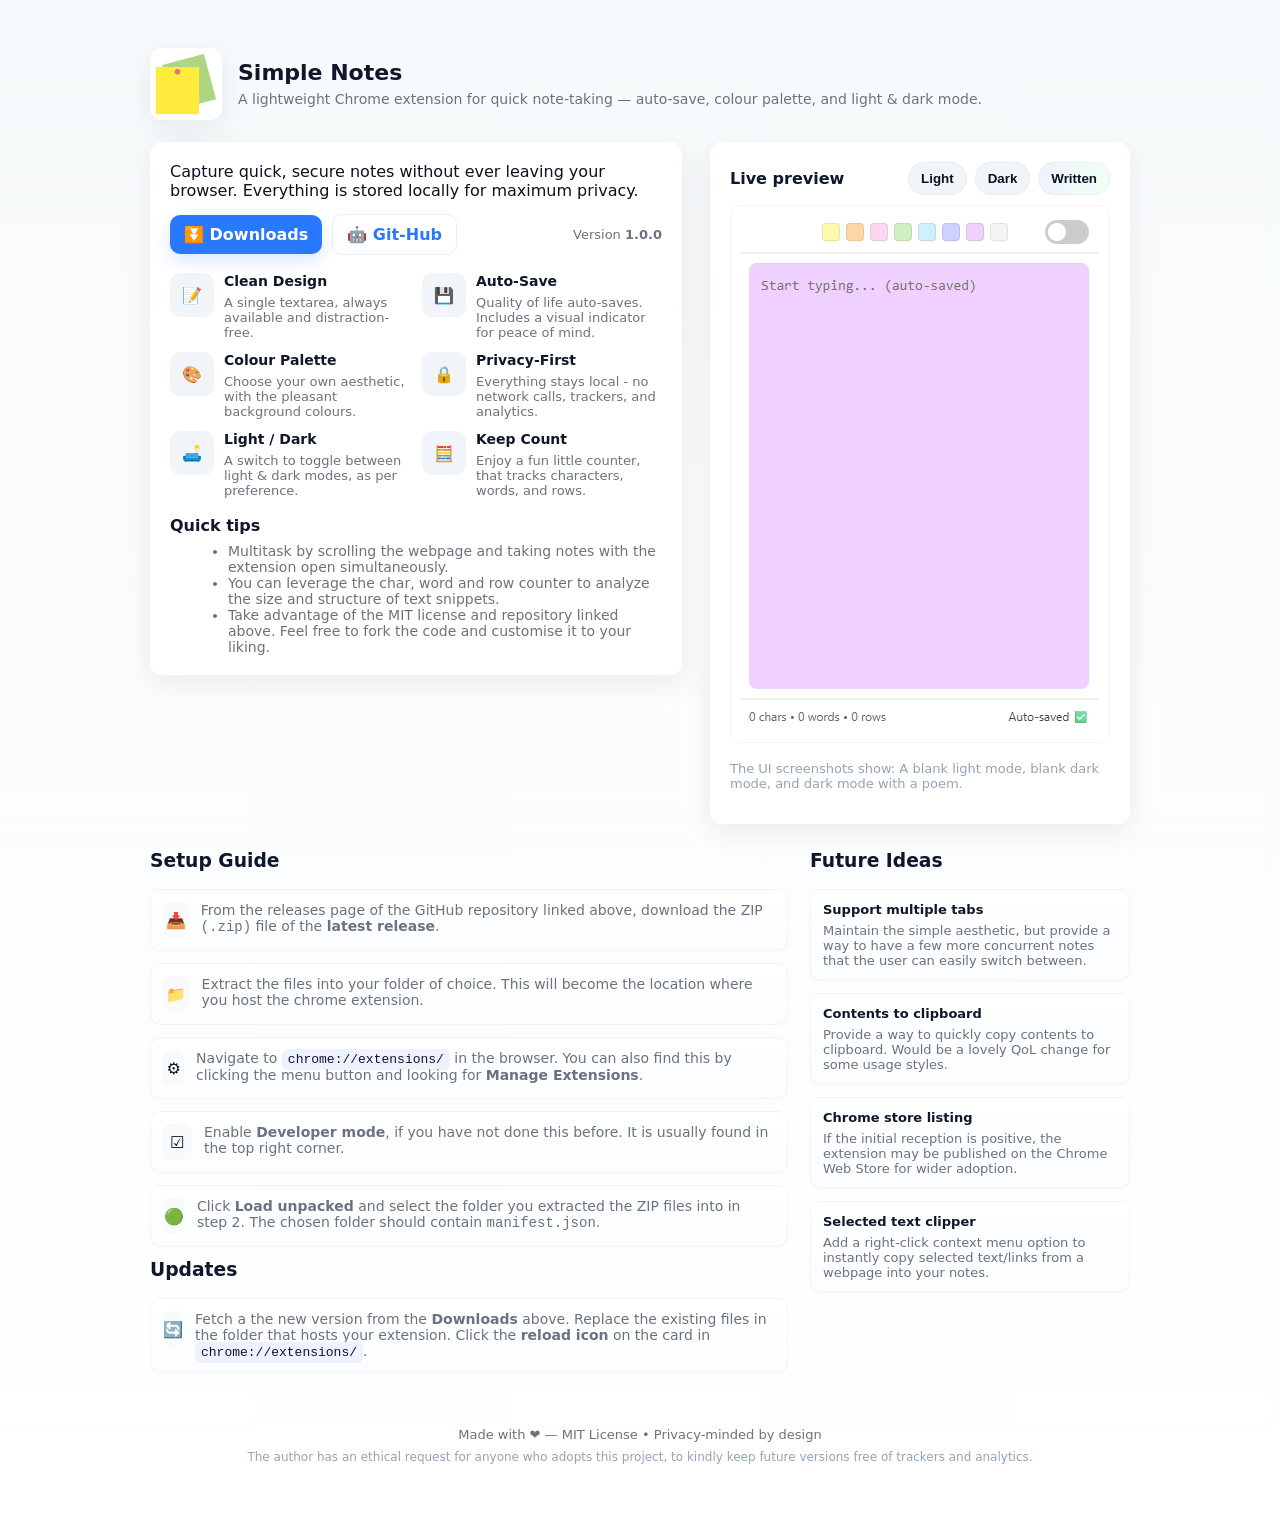
<file: index.html>
<!doctype html>
<html lang="en">
<head>
  <meta charset="utf-8" />
  <meta name="viewport" content="width=device-width,initial-scale=1" />
  <title>Simple Notes — Lightweight private notes for Chrome</title>
  <meta name="description" content="Simple Notes — a tiny, privacy-first Chrome extension for quick notes. Auto-save, sticky colors, light/dark themes, and local storage." />
  <link rel="icon" href="images/logo_128.png">
  <style>
    :root{
      --bg: #f7fafc;
      --card: #ffffff;
      --muted: #6b7280;
      --accent: #2979ff;
      --accent-2: #76ff03;
      --radius: 12px;
      --maxwidth: 980px;
      --shadow: 0 8px 30px rgba(16,24,40,0.08);
      --mono: ui-monospace, SFMono-Regular, Menlo, Monaco, 'Roboto Mono', monospace;
    }

    *{box-sizing:border-box}
    body{
      margin:0;
      font-family: Inter, system-ui, -apple-system, "Segoe UI", Roboto, "Helvetica Neue", Arial;
      color:#0f172a;
      background: linear-gradient(180deg, #f7fafc 0%, #ffffff 100%);
      -webkit-font-smoothing:antialiased;
      -moz-osx-font-smoothing:grayscale;
      padding:48px 16px;
      display:flex;
      justify-content:center;
    }

    .wrap{
      width:100%;
      max-width:var(--maxwidth);
    }

    header.site-header{
      display:flex;
      align-items:center;
      gap:16px;
    }
    .logo{
      width:72px;
      height:72px;
      border-radius:14px;
      background:linear-gradient(135deg,#fff 0%, #fff 100%);
      box-shadow:var(--shadow);
      display:flex;
      align-items:center;
      justify-content:center;
      overflow:hidden;
    }
    .logo img{width:64px;height:64px;display:block}

    .title-group h1{
      margin:0;
      font-size:22px;
      line-height:1.05;
    }
    .title-group p{margin:6px 0 0;color:var(--muted);font-size:14px}

    main.hero{
      margin-top:22px;
      display:grid;
      grid-template-columns: 1fr 420px;
      gap:28px;
      align-items:start;
    }

    .card{
      background:var(--card);
      border-radius:var(--radius);
      padding:20px;
      box-shadow:var(--shadow);
    }

    .lead{
      font-size:16px;
      color:#0b1220;
      margin:0 0 14px;
    }

    .cta-row{
      display:flex;
      gap:10px;
      align-items:center;
      margin-top:14px;
      flex-wrap:wrap;
    }

    .btn{
      display:inline-flex;
      align-items:center;
      gap:10px;
      padding:10px 14px;
      border-radius:10px;
      background:var(--accent);
      color:white;
      font-weight:600;
      text-decoration:none;
      box-shadow: 0 6px 18px rgba(41,121,255,0.18);
    }
    .btn.secondary{
      background:transparent;
      color:var(--accent);
      border:1px solid rgba(41,121,255,0.12);
      box-shadow:none;
    }
    .small{font-size:13px;color:var(--muted)}

    /* Features list */
    .features{
      display:grid;
      grid-template-columns:repeat(2,1fr);
      gap:12px;
      margin-top:18px;
    }
    .feature{
      display:flex;
      gap:10px;
      align-items:flex-start;
    }
    .feature .dot{
      width:44px;height:44px;border-radius:10px;background:#f1f5f9;display:flex;align-items:center;justify-content:center;font-weight:700;color:var(--accent);
      flex-shrink:0;
    }
    .feature h4{margin:0;font-size:14px}
    .feature p{margin:6px 0 0;color:var(--muted);font-size:13px}

    /* screenshot card */
    .preview-card{
      display:flex;
      flex-direction:column;
      gap:10px;
      align-items:stretch;
    }
    .preview-image{
      border-radius:10px;
      overflow:hidden;
      border:1px solid rgba(12,18,30,0.04);
      background:#ffffff;
      display: flex;
      align-items: center;
      justify-content: center;
      padding: 8px;
    }
    .preview-image img {
      display: block;
      width: auto;
      max-width: 100%;
      height: auto;
      max-height: 520px;
      margin: 0 auto;
      border-radius: 8px;
      object-fit: contain;
    }


    /* install steps */
    section.install{
      margin-top:26px;
      display:grid;
      grid-template-columns:1fr 320px;
      gap:22px;
      align-items:start;
    }
    .steps{display:flex;flex-direction:column;gap:12px}
    .step{
      background:linear-gradient(180deg,#ffffff,#fbfdff);
      border-radius:10px;padding:12px;border:1px solid rgba(12,18,30,0.04);
      display:flex;gap:12px;align-items:flex-start;
    }
    .step .num{width:36px;height:36px;border-radius:8px;background:#f8fafc;color:#0b1220;display:flex;align-items:center;justify-content:center;font-weight:700}
    .step p{margin:0;color:var(--muted);font-size:14px}

    aside.meta{
      display:flex;
      flex-direction:column;
      gap:12px;
    }
    .meta .meta-card{padding:12px;border-radius:10px;border:1px solid rgba(12,18,30,0.04);background:linear-gradient(180deg,#fff,#fbfdff)}
    .meta h5{margin:0 0 6px;font-size:13px}
    .meta p{margin:0;color:var(--muted);font-size:13px}

    footer.site-footer{
      margin-top:34px;
      text-align:center;
      color:var(--muted);
      font-size:13px;
      padding:20px 8px;
    }

    /* responsive */
    @media (max-width:980px){
      main.hero{grid-template-columns:1fr}
      section.install{grid-template-columns:1fr}
    }

    /* dark preview toggle (small control) */
    .preview-controls{display:flex;gap:8px;align-items:center;justify-content:center}
    .chip{padding:8px 12px;border-radius:999px;background:#f1f5f9;color:#0b1220;font-weight:600;border:1px solid rgba(12,18,30,0.04);cursor:pointer}
    .chip.active{background:linear-gradient(90deg,#eef2ff,#f0fff4)}
    code.k{font-family:var(--mono);font-size:13px;color:#0f172a;background:#eef2ff;padding:3px 6px;border-radius:6px}

    /* small fine-tuning */
    .muted-quiet{color:#94a3b8;font-size:13px}
    .centered{display:flex;align-items:center;gap:8px}
  </style>
</head>
<body>
  <div class="wrap">
    <header class="site-header">
      <div class="logo card" aria-hidden="true">
        <img src="images/logo_512.png" alt="Simple Notes logo">
      </div>
      <div class="title-group">
        <h1>Simple Notes</h1>
        <p>A lightweight Chrome extension for quick note-taking — auto-save, colour palette, and light & dark mode.</p>
      </div>
    </header>

    <main class="hero" role="main">
      <section class="card">
        <p class="lead">Capture quick, secure notes without ever leaving your browser. Everything is stored locally for maximum privacy.</p>

        <div class="cta-row">
          <a class="btn" href="https://github.com/skywalker94/SimpleBrowserNotes/releases" target="_blank">⏬ Downloads</a>
          <a class="btn secondary" href="https://github.com/skywalker94/SimpleBrowserNotes" target="_blank">🤖 Git-Hub</a>
          <div style="flex:1"></div>
          <div class="small">Version <strong>1.0.0</strong></div>
        </div>

        <div class="features" id="features">
          <div class="feature">
            <div class="dot">📝</div>
            <div>
              <h4>Clean Design</h4>
              <p>A single textarea, always available and distraction-free.</p>
            </div>
          </div>

          <div class="feature">
            <div class="dot">💾</div>
            <div>
              <h4>Auto-Save</h4>
              <p>Quality of life auto-saves. Includes a visual indicator for peace of mind.</p>
            </div>
          </div>

          <div class="feature">
            <div class="dot">🎨</div>
            <div>
              <h4>Colour Palette</h4>
              <p>Choose your own aesthetic, with the pleasant background colours.</p>
            </div>
          </div>

          <div class="feature">
            <div class="dot">🔒</div>
            <div>
              <h4>Privacy-First</h4>
              <p>Everything stays local - no network calls, trackers, and analytics.</p>
            </div>
          </div>

          <div class="feature">
            <div class="dot">🛋️</div>
            <div>
              <h4>Light / Dark</h4>
              <p>A switch to toggle between light & dark modes, as per preference.</p>
            </div>
          </div>

          <div class="feature">
            <div class="dot">🧮</div>
            <div>
              <h4>Keep Count</h4>
              <p>Enjoy a fun little counter, that tracks characters, words, and rows.</p>
            </div>
          </div>
        </div>

        <div style="margin-top:18px">
          <h4 style="margin:0 0 8px 0">Quick tips</h4>
          <ul style="margin:0 0 0 18px;color:var(--muted);font-size:14px">
            <li>Multitask by scrolling the webpage and taking notes with the extension open simultaneously.</li>
            <li>You can leverage the char, word and row counter to analyze the size and structure of text snippets.</li>
            <li>Take advantage of the MIT license and repository linked above. Feel free to fork the code and customise it to your liking.</li>
          </ul>
        </div>
      </section>

      <aside class="card preview-card" aria-label="Preview and screenshots">
        <div style="display:flex;justify-content:space-between;align-items:center">
          <div style="font-weight:700">Live preview</div>
          <div class="preview-controls" role="tablist" aria-label="Preview controls">
            <button id="btn_light" class="chip">Light</button>
            <button id="btn_dark" class="chip">Dark</button>
            <button id="btn_written" class="chip">Written</button>
          </div>
        </div>

        <div class="preview-image" id="previewWrap" aria-hidden="false">
          <img id="previewImg" src="site_images/blank_light.png" alt="Simple Notes demo screenshot">
        </div>

        <p class="muted-quiet" style="margin-top:8px">The UI screenshots show: A blank light mode, blank dark mode, and dark mode with a poem.</p>
      </aside>
    </main>

    <section class="install" id="install">
      <div class="steps">
        <h3 style="margin:0 0 6px 0">Setup Guide</h3>

        <div class="step">
          <div class="num">📥</div>
          <p>From the releases page of the GitHub repository linked above, download the ZIP <code>(.zip)</code> file of the <strong>latest release</strong>.</p>
        </div>

        <div class="step">
          <div class="num">📁</div>
          <p>Extract the files into your folder of choice. This will become the location where you host the chrome extension.</p>
        </div>

        <div class="step">
          <div class="num">⚙️</div>
          <p>Navigate to <code class="k">chrome://extensions/</code> in the browser. You can also find this by clicking the menu button and looking for <strong>Manage Extensions</strong>.</p>
        </div>

        <div class="step">
          <div class="num">☑️</div>
          <p>Enable <strong>Developer mode</strong>, if you have not done this before. It is usually found in the top right corner.</p>
        </div>

        <div class="step">
          <div class="num">🟢</div>
          <p>Click <strong>Load unpacked</strong> and select the folder you extracted the ZIP files into in step 2. The chosen folder should contain <code>manifest.json</code>.</p>
        </div>

        <h3 style="margin:0 0 6px 0">Updates</h3>

        <div class="step">
          <div class="num">🔄️</div>
          <p>Fetch a the new version from the <strong>Downloads</strong> above. Replace the existing files in the folder that hosts your extension. Click the <strong>reload icon</strong> on the card in <code class="k">chrome://extensions/</code>.</p>
        </div>
      </div>

      <aside class="meta">
        <h3 style="margin:0 0 6px 0">Future Ideas</h3>

        <div class="meta-card">
          <h5>Support multiple tabs</h5>
          <p class="small">Maintain the simple aesthetic, but provide a way to have a few more concurrent notes that the user can easily switch between.</p>
        </div>

        <div class="meta-card">
          <h5>Contents to clipboard</h5>
          <p class="small">Provide a way to quickly copy contents to clipboard. Would be a lovely QoL change for some usage styles.</p>
        </div>

        <div class="meta-card">
          <h5>Chrome store listing</h5>
          <p class="small">If the initial reception is positive, the extension may be published on the Chrome Web Store for wider adoption.</p>
        </div>

        <div class="meta-card">
          <h5>Selected text clipper</h5>
          <p class="small">Add a right-click context menu option to instantly copy selected text/links from a webpage into your notes.</p>
        </div>
      </aside>
    </section>

    <footer class="site-footer">
      <div>Made with ❤️ — MIT License • Privacy-minded by design</div>
      <div style="margin-top:8px;font-size:12px;color:#94a3b8">The author has an ethical request for anyone who adopts this project, to kindly keep future versions free of trackers and analytics.</div>
    </footer>
  </div>

  <script>
    // Small client-side interactions for the static page preview
    (function(){
      const previewImg = document.getElementById('previewImg');
      const btnWritten = document.getElementById('btn_written');
      const btnLight = document.getElementById('btn_light');
      const btnDark = document.getElementById('btn_dark');
      const chips = [btnWritten, btnLight, btnDark];

      function setActive(activeBtn){
        chips.forEach(c=> c.classList.toggle('active', c === activeBtn));
      }

      btnLight.addEventListener('click', ()=>{ previewImg.src = 'site_images/blank_light.png'; setActive(btnLight); });
      btnDark.addEventListener('click', ()=>{ previewImg.src = 'site_images/blank_dark.png'; setActive(btnDark); });
      btnWritten.addEventListener('click', ()=>{ previewImg.src = 'site_images/written.png'; setActive(btnWritten); });

      // default active
      setActive(btnWritten);
    })();
  </script>
</body>
</html>
</file>
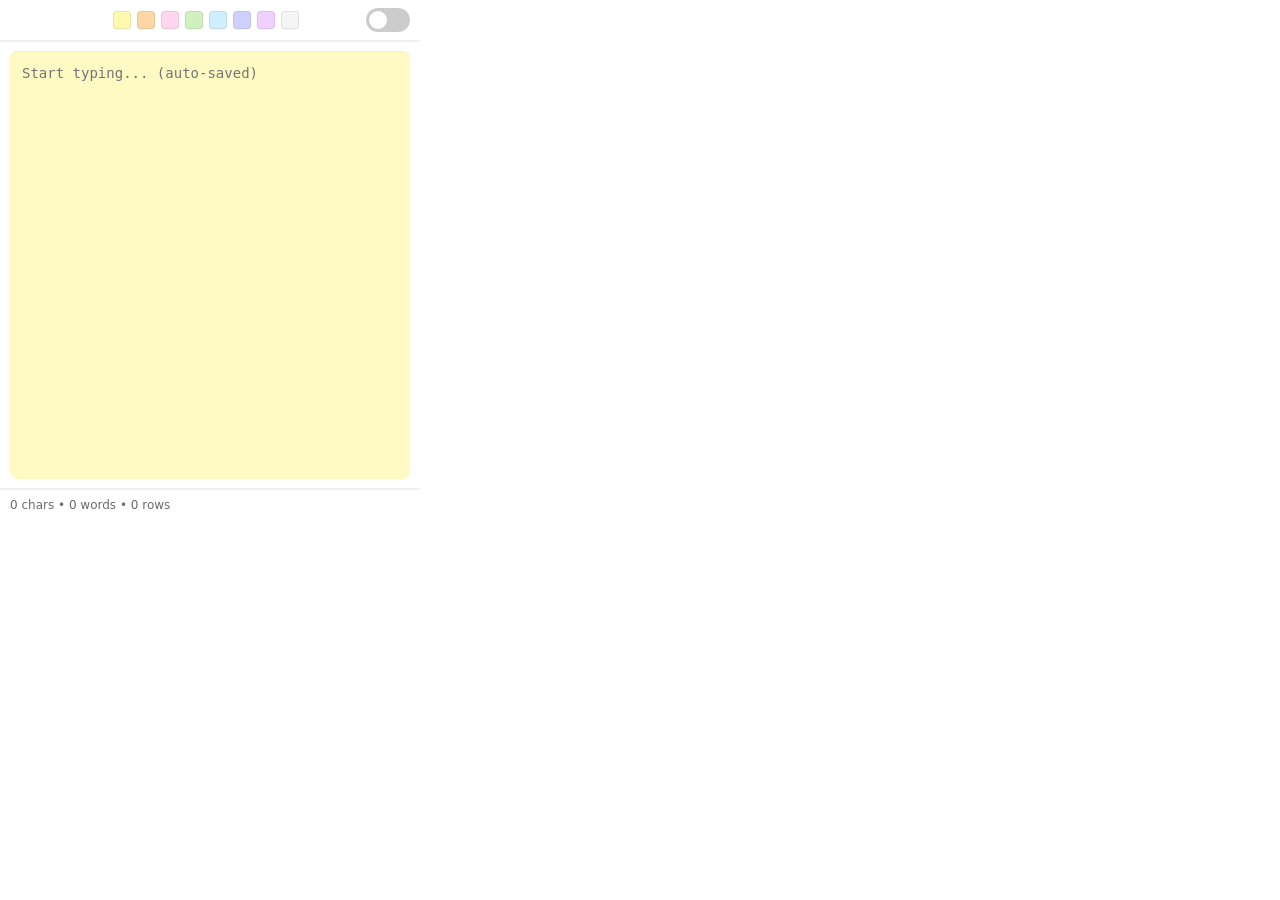
<file: popup.html>
<!-- popup.html -->
<!doctype html>
<html lang="en">
<head>
  <meta charset="utf-8" />
  <meta name="viewport" content="width=device-width,initial-scale=1" />
  <title>Simple Notes</title>
  <link rel="stylesheet" href="popup.css" />
</head>
<body>
  <div class="container">
    <header class="topbar">
      <div class="left"></div>

      <div class="center">
        <div class="palette" id="palette" aria-hidden="true"></div>
      </div>

      <div class="right">
        <label class="switch" title="Toggle light/dark">
          <input type="checkbox" id="themeToggle" />
          <span class="slider"></span>
        </label>
      </div>
    </header>

    <main class="main">
      <textarea id="note" placeholder="Start typing... (auto-saved)" aria-label="Note textarea"></textarea>
    </main>

    <footer class="footer">
      <div class="center smallcount" id="counts">0 chars • 0 words • 0 rows</div>
      <span id="saveHint" class="small muted"></span>
    </footer>
  </div>

  <script src="popup.js"></script>
</body>
</html>
</file>
<file: popup.css>
:root{
  --bg: #ffffff;
  --fg: #222;
  --muted: #6b6b6b;
  --accent: #2979ff;
  --note-bg: #fff9c4;
  --border-color: rgba(0,0,0,0.06); /* light-mode divider */
}

*{box-sizing:border-box}
html,body{height:100%}
body{
  margin:0;
  font-family: system-ui, -apple-system, "Segoe UI", Roboto, Arial;
  background:var(--bg);
  color:var(--fg);
  width:420px;
  min-width:360px;
  height:520px;
  user-select: text;
}

.container{display:flex;flex-direction:column;height:100%}

/* Topbar */
.topbar{
  display:flex;
  align-items:center;
  justify-content:space-between;
  padding:8px 10px;
  border-bottom:1px solid var(--border-color);
  gap:8px;
  background: transparent;
}
.topbar .left{width:36px}
.topbar .center{flex:1;display:flex;justify-content:center}
.topbar .right{display:flex;align-items:center;gap:8px}

/* palette */
.palette{display:flex;gap:6px;align-items:center}
.palette .color{
  width:18px;height:18px;border-radius:4px;cursor:pointer;border:1px solid rgba(0,0,0,0.08);box-shadow:0 1px 0 rgba(0,0,0,0.03)
}

/* theme switch */
.switch{position:relative;display:inline-block;width:44px;height:24px}
.switch input{display:none}
.slider{position:absolute;cursor:pointer;top:0;left:0;right:0;bottom:0;background:#ccc;border-radius:24px}
.slider:before{content:"";position:absolute;height:18px;width:18px;left:3px;top:3px;background:white;border-radius:50%;transition:0.2s}
.switch input:checked + .slider{background:var(--accent)}
.switch input:checked + .slider:before{transform:translateX(20px)}

/* main */
.main{
  flex:1;
  display:flex;
  flex-direction:column;
  padding:10px;
  /* subtle separators at top and bottom of main so header/main/footer stay visually distinct */
  box-shadow:
    inset 0 1px 0 var(--border-color),
    inset 0 -1px 0 var(--border-color);
}
textarea{
  flex:1;
  width:100%;
  resize:none;
  border:0;
  padding:12px;
  border-radius:8px;
  font-size:14px;
  line-height:1.5;
  background:var(--note-bg);
  color:#000 !important; /* always black text */
  outline:none;
  min-height:220px;
  max-height:100%;
  min-width:300px;
  /* small inner contrast so textarea doesn't visually merge with surrounding areas */
  box-shadow: inset 0 1px 0 rgba(0,0,0,0.03);
}

/* footer */
.footer{
  display:flex;
  align-items:center;
  justify-content:space-between;
  padding:8px 10px;
  border-top:1px solid var(--border-color);
}
.smallcount{color:var(--muted);font-size:12px}
#saveHint {
  transition: opacity 0.3s ease;
  opacity: 0.85;
}

/* dark theme */
body.dark{
  --bg:#121212;
  --fg:#e8e8e8;
  --muted:#a9a9a9;
  --accent:#245000;
  --note-bg:#2b2b2b;
  --border-color: rgba(255,255,255,0.12); /* visible soft divider for dark mode */
}

/* responsive */
@media (max-width:420px){ body{ width:100%; } }
</file>
